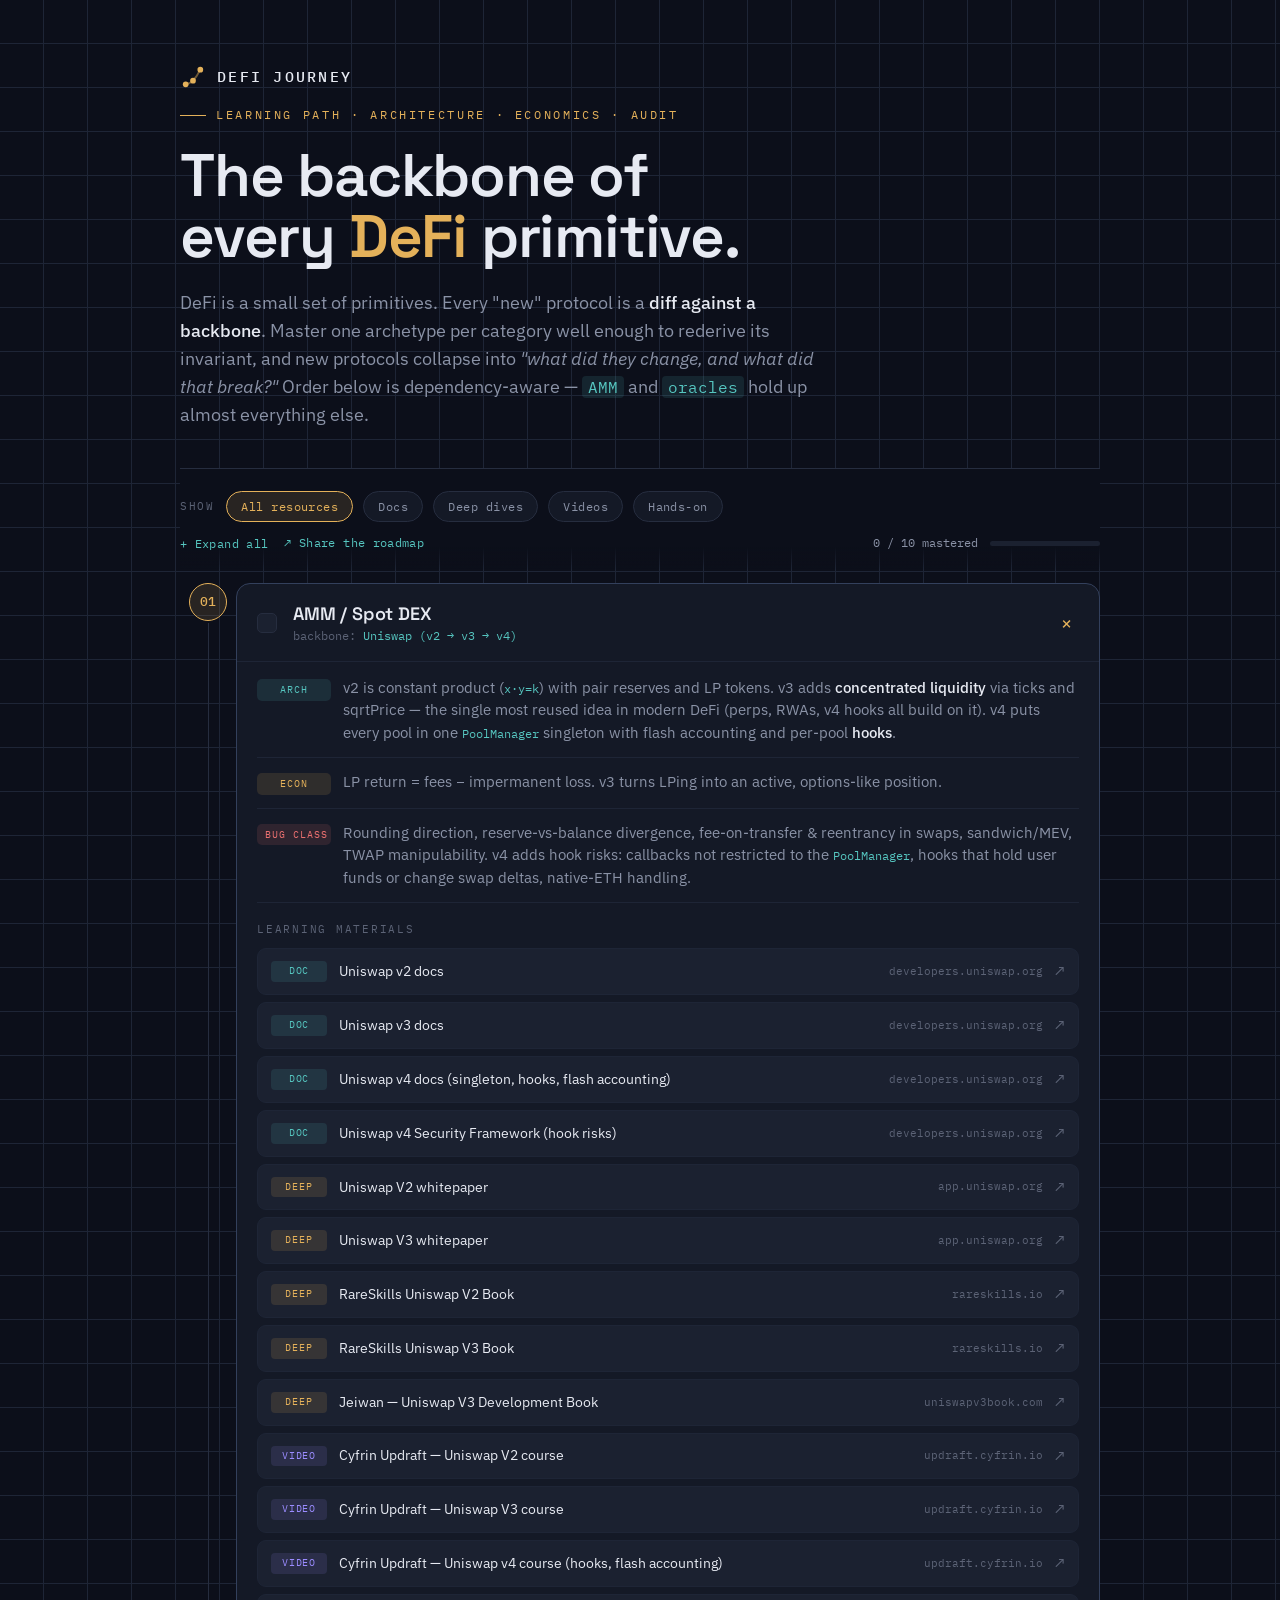
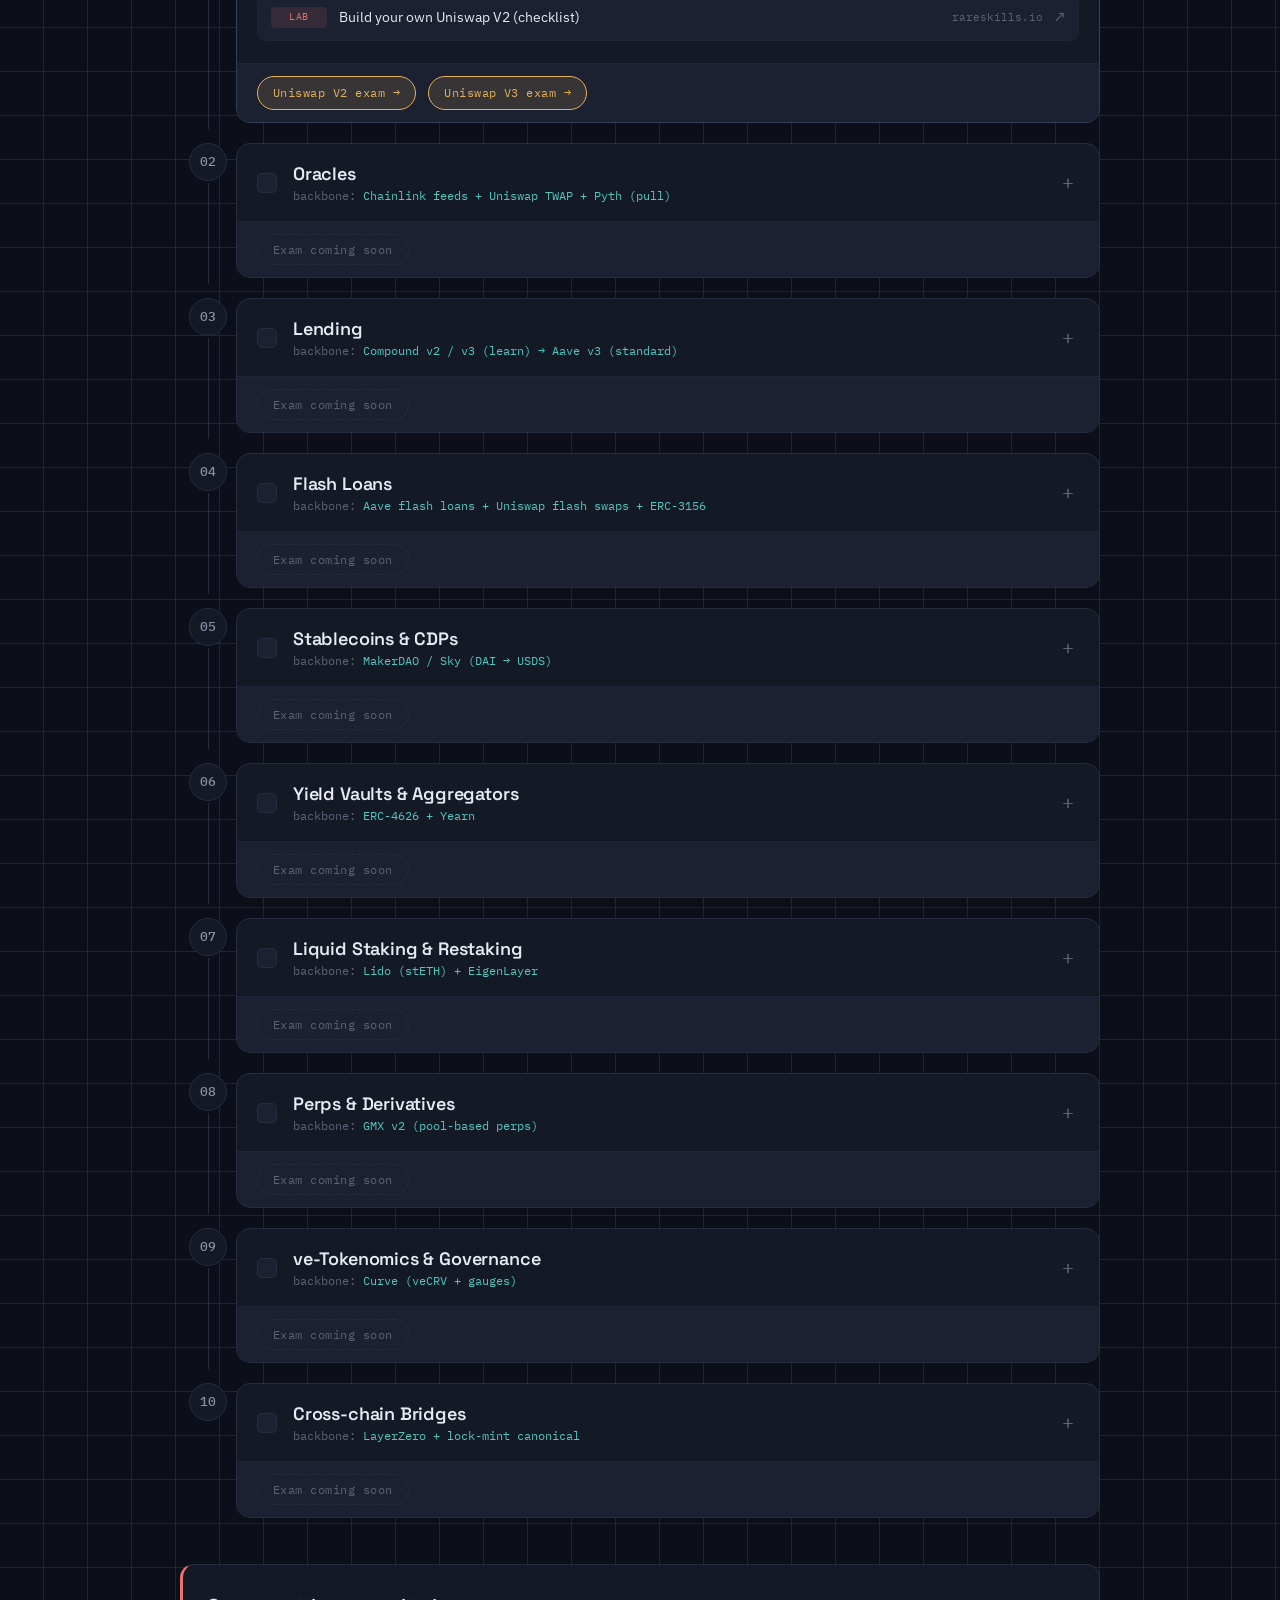
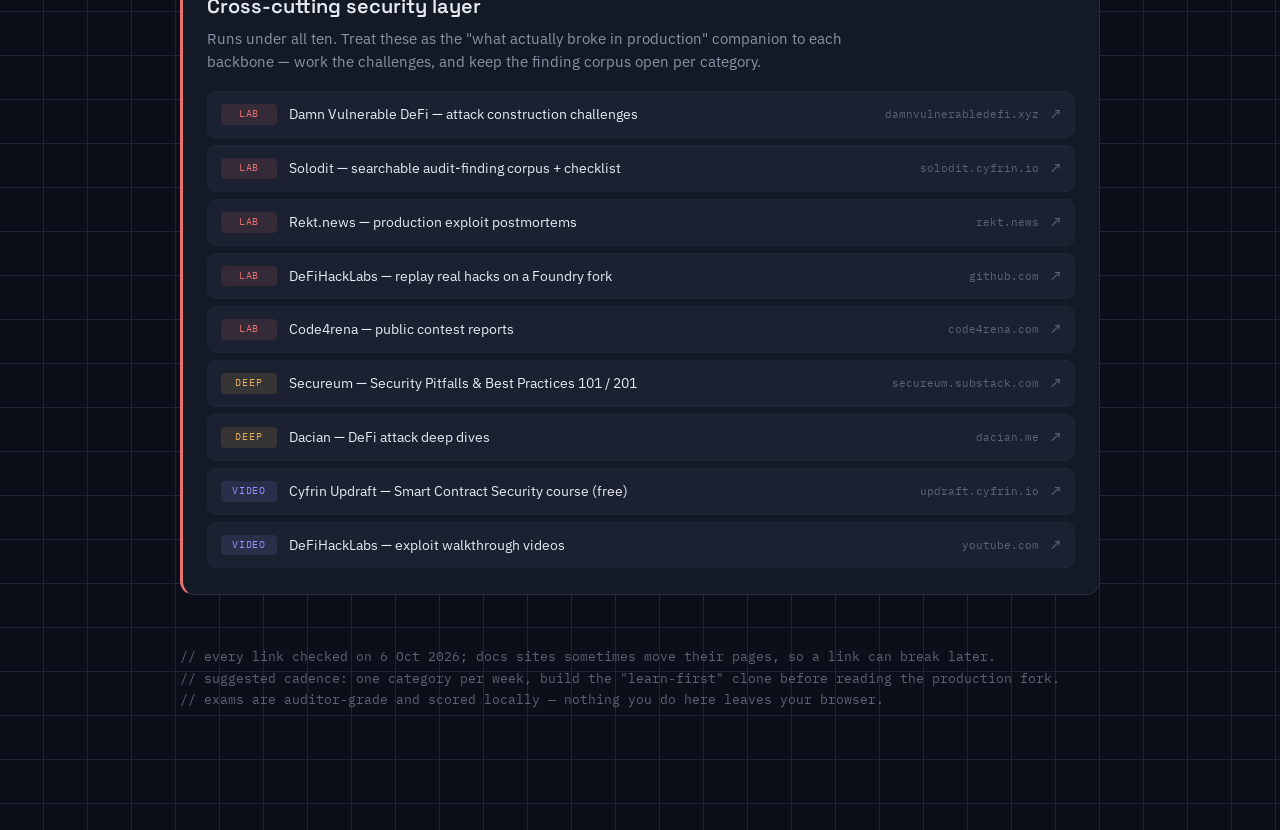
<file: index.html>
<!DOCTYPE html>
<html lang="en">
<head>
<meta charset="UTF-8">
<meta name="viewport" content="width=device-width, initial-scale=1.0">
<title>DeFi Journey · Architecture Roadmap</title>
<meta name="description" content="A dependency-ordered roadmap through the ten DeFi primitives, plus auditor-grade deep-dive exams on the protocols that define them.">
<link rel="icon" href="assets/logo.svg" type="image/svg+xml">
<link rel="preconnect" href="https://fonts.googleapis.com">
<link rel="preconnect" href="https://fonts.gstatic.com" crossorigin>
<link href="https://fonts.googleapis.com/css2?family=Space+Grotesk:wght@400;500;600;700&family=IBM+Plex+Sans:wght@400;500;600&family=IBM+Plex+Mono:wght@400;500;600&display=swap" rel="stylesheet">
<link rel="stylesheet" href="assets/base.css">
</head>
<body class="hub">
<div class="wrap">

  <header>
    <span class="wordmark">DeFi Journey</span>
    <div class="eyebrow">Learning path &middot; architecture &middot; economics &middot; audit</div>
    <h1>The backbone of<br>every <em>DeFi</em> primitive.</h1>
    <p class="thesis">DeFi is a small set of primitives. Every "new" protocol is a <b>diff against a backbone</b>. Master one archetype per category well enough to rederive its invariant, and new protocols collapse into <i>"what did they change, and what did that break?"</i> Order below is dependency-aware &mdash; <code>AMM</code> and <code>oracles</code> hold up almost everything else.</p>
  </header>

  <div class="controls">
    <div class="ctl-row">
      <span class="ctl-label">Show</span>
      <button class="chip" data-filter="all" aria-pressed="true">All resources</button>
      <button class="chip" data-filter="doc" aria-pressed="false">Docs</button>
      <button class="chip" data-filter="book" aria-pressed="false">Deep dives</button>
      <button class="chip" data-filter="video" aria-pressed="false">Videos</button>
      <button class="chip" data-filter="lab" aria-pressed="false">Hands-on</button>
    </div>
    <div class="ctl-row secondary">
      <div class="ctl-actions">
        <button class="txt-btn" id="expandAll">+ Expand all</button>
        <a class="txt-btn" id="shareRoadmap" href="https://twitter.com/intent/tweet" target="_blank" rel="noopener">&#8599; Share the roadmap</a>
      </div>
      <div class="progress">
        <span class="p-count" id="pCount">0 / 10 mastered</span>
        <div class="bar"><span id="pBar"></span></div>
      </div>
    </div>
  </div>

  <div class="track" id="track"></div>

  <div class="crosscut">
    <h2>Cross-cutting security layer</h2>
    <p class="sub">Runs under all ten. Treat these as the "what actually broke in production" companion to each backbone &mdash; work the challenges, and keep the finding corpus open per category.</p>
    <div class="res-list" id="crossList"></div>
  </div>

  <p class="note">
    // every link checked on 6 Oct 2026; docs sites sometimes move their pages, so a link can break later.<br>
    // suggested cadence: one category per week, build the "learn-first" clone before reading the production fork.<br>
    // exams are auditor-grade and scored locally &mdash; nothing you do here leaves your browser.
  </p>

</div>
<script type="module" src="assets/hub.js"></script>
</body>
</html>
</file>
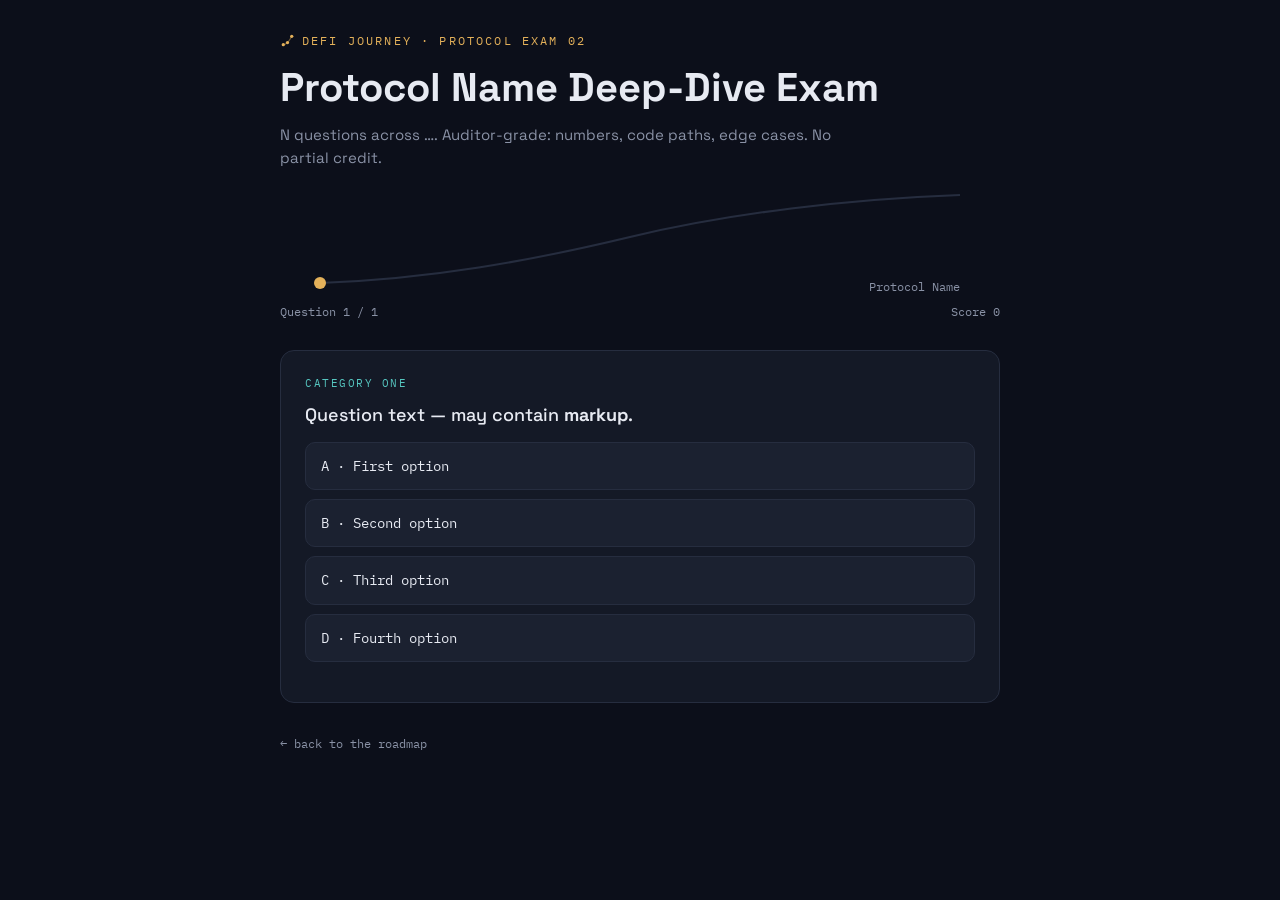
<file: exams/_template/index.html>
<!DOCTYPE html>
<html lang="en">
<head>
<meta charset="UTF-8">
<meta name="viewport" content="width=device-width, initial-scale=1.0">
<!-- Update the title to match data.js. The engine also sets it at runtime. -->
<title>Protocol Name Deep-Dive Exam · DeFi Journey</title>
<meta name="robots" content="noindex,nofollow">
<link rel="icon" href="../../assets/logo.svg" type="image/svg+xml">
<link rel="preconnect" href="https://fonts.googleapis.com">
<link rel="preconnect" href="https://fonts.gstatic.com" crossorigin>
<link href="https://fonts.googleapis.com/css2?family=Space+Grotesk:wght@400;500;600;700&family=IBM+Plex+Sans:wght@400;500;600&family=IBM+Plex+Mono:wght@400;500;600&display=swap" rel="stylesheet">
<link rel="stylesheet" href="../../assets/base.css">
</head>
<body class="exam">
<div class="wrap">
  <header id="exam-header"></header>
  <main id="stage"></main>
  <a class="back-link" href="../../">&larr; back to the roadmap</a>
</div>
<script type="module">
  import { runExam } from "../../assets/engine.js";
  import data from "./data.js";
  runExam(data);
</script>
</body>
</html>
</file>
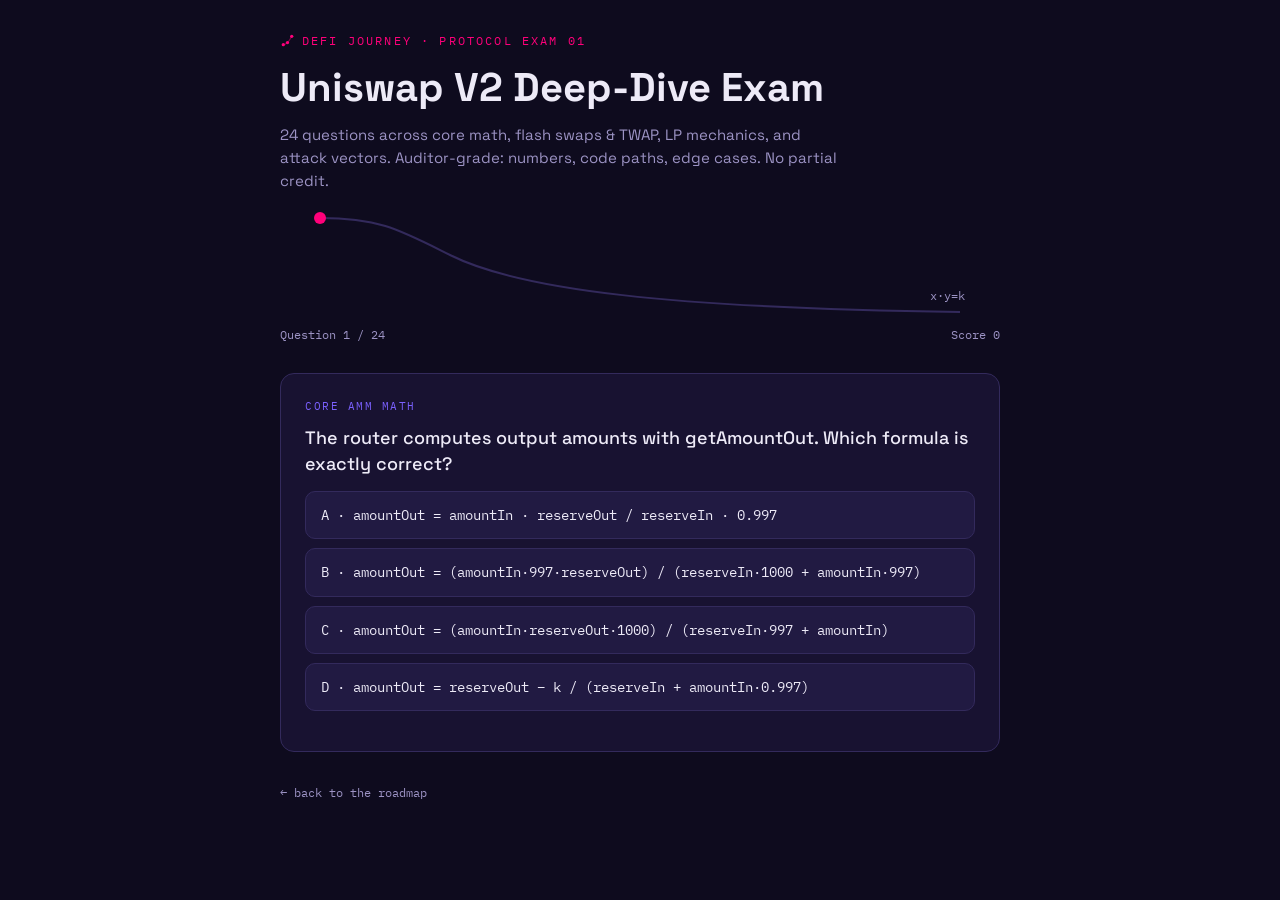
<file: exams/uniswap-v2/index.html>
<!DOCTYPE html>
<html lang="en">
<head>
<meta charset="UTF-8">
<meta name="viewport" content="width=device-width, initial-scale=1.0">
<title>Uniswap V2 Deep-Dive Exam · DeFi Journey</title>
<link rel="icon" href="../../assets/logo.svg" type="image/svg+xml">
<link rel="preconnect" href="https://fonts.googleapis.com">
<link rel="preconnect" href="https://fonts.gstatic.com" crossorigin>
<link href="https://fonts.googleapis.com/css2?family=Space+Grotesk:wght@400;500;600;700&family=IBM+Plex+Sans:wght@400;500;600&family=IBM+Plex+Mono:wght@400;500;600&display=swap" rel="stylesheet">
<link rel="stylesheet" href="../../assets/base.css">
</head>
<body class="exam">
<div class="wrap">
  <header id="exam-header"></header>
  <main id="stage"></main>
  <a class="back-link" href="../../">&larr; back to the roadmap</a>
</div>
<script type="module">
  import { runExam } from "../../assets/engine.js";
  import data from "./data.js";
  runExam(data);
</script>
</body>
</html>
</file>
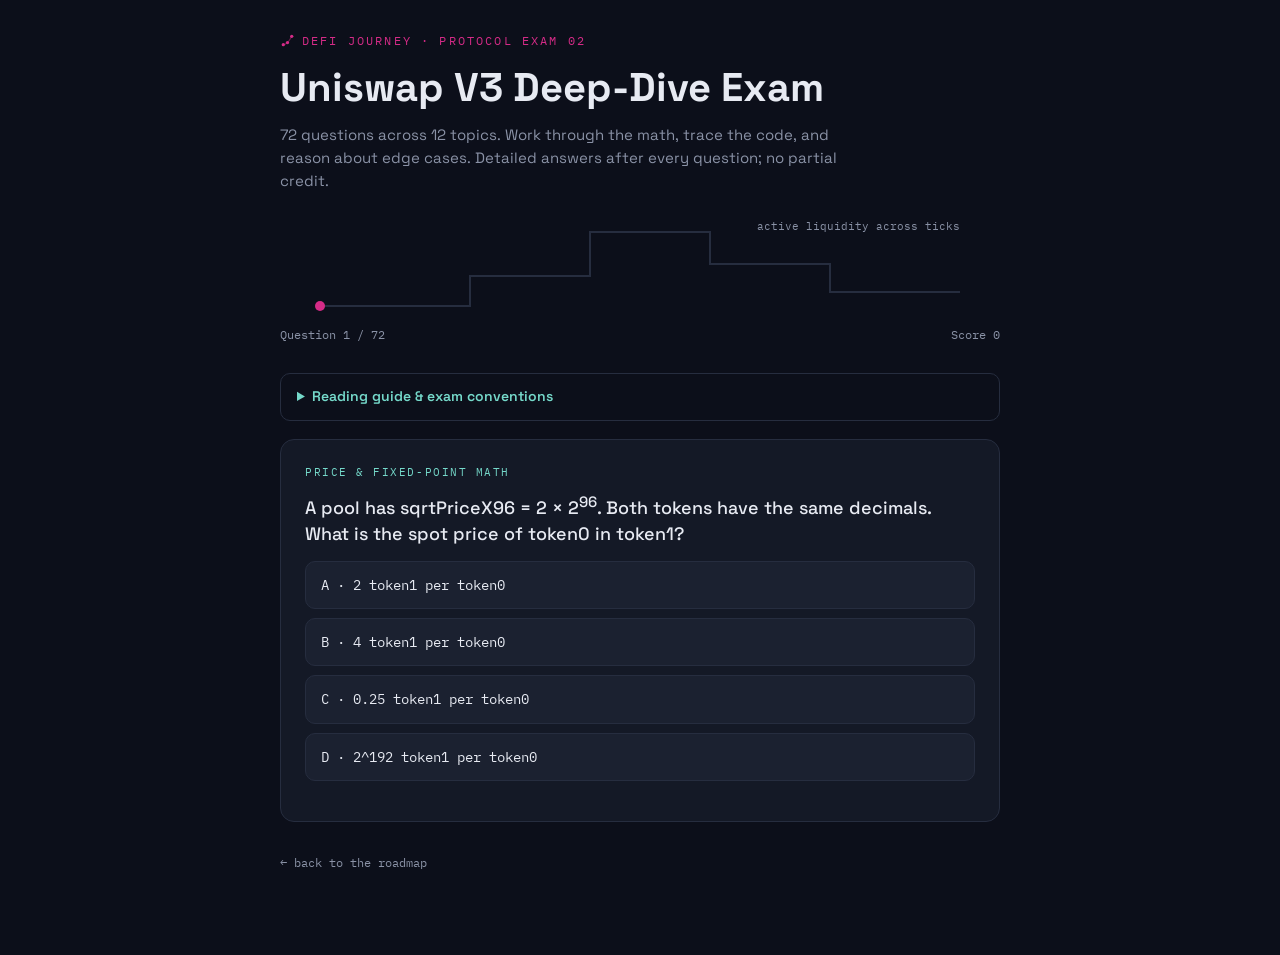
<file: exams/uniswap-v3/index.html>
<!DOCTYPE html>
<html lang="en">
<head>
<meta charset="UTF-8">
<meta name="viewport" content="width=device-width, initial-scale=1.0">
<title>Uniswap V3 Deep-Dive Exam · DeFi Journey</title>
<meta name="description" content="72 Uniswap V3 questions with worked answers, from concentrated liquidity math to tick crossing, fee accounting, oracles, and integration security.">
<link rel="icon" href="../../assets/logo.svg" type="image/svg+xml">
<link rel="preconnect" href="https://fonts.googleapis.com">
<link rel="preconnect" href="https://fonts.gstatic.com" crossorigin>
<link href="https://fonts.googleapis.com/css2?family=Space+Grotesk:wght@400;500;600;700&family=IBM+Plex+Sans:wght@400;500;600&family=IBM+Plex+Mono:wght@400;500;600&display=swap" rel="stylesheet">
<link rel="stylesheet" href="../../assets/base.css">
</head>
<body class="exam">
<div class="wrap">
  <header id="exam-header"></header>
  <details class="exam-reading">
    <summary>Reading guide &amp; exam conventions</summary>
    <p>Original practice questions to accompany your two main readings:</p>
    <ul>
      <li><a href="https://rareskills.io/uniswap-v3-book" target="_blank" rel="noopener">RareSkills — Mastering Uniswap V3</a>: price representation, ticks, real and virtual reserves, and positions.</li>
      <li><a href="https://uniswapv3book.com/" target="_blank" rel="noopener">Uniswap V3 Development Book</a>: work through milestones 1–6, from the first swap to NFT positions.</li>
      <li><a href="https://github.com/Uniswap/v3-core/tree/v1.0.0/contracts" target="_blank" rel="noopener">Production V3 core</a> and <a href="https://github.com/Uniswap/v3-periphery/tree/v1.3.0/contracts" target="_blank" rel="noopener">V3 periphery</a>: the reference when a teaching implementation simplifies behavior.</li>
    </ul>
    <p>Unless stated otherwise, questions refer to production V3 core and the original V3 SwapRouter / NonfungiblePositionManager. P means raw token1 units per raw token0 unit; s = √P. Human-readable decimal conversions, ignored fees, and ignored rounding are stated explicitly.</p>
    <p>Six questions per topic, one correct answer each. Every answer includes an explanation and a source to revisit. Best scores stay in this browser; an unfinished attempt resets on reload.</p>
  </details>
  <main id="stage"></main>
  <a class="back-link" href="../../">&larr; back to the roadmap</a>
</div>
<script type="module">
  import { runExam } from "../../assets/engine.js";
  import data from "./data.js";
  runExam(data);
</script>
</body>
</html>
</file>
<file: assets/base.css>
/* ==========================================================================
   DeFi Deep-Dive Exams — shared design system.

   Every colour is a custom property so a per-exam `theme` object can override
   just the accents (see engine.js applyTheme). The defaults below are the
   roadmap's navy/gold identity, which doubles as the neutral exam theme.
   ========================================================================== */

:root{
  /* --- surfaces & ink (shared) --- */
  --bg:#0C0F1A;
  --panel:#141926;
  --panel-2:#1B2130;
  --line:#262D3F;
  --line-soft:#1E2536;
  --ink:#E7EAF2;
  --dim:#8A92A6;
  --faint:#5C6376;
  --code-bg:#090C15;

  /* --- accents: themable per exam --- */
  --accent:#E4B15A;              /* primary accent  (hub: gold) */
  --accent-2:#56C6C0;            /* secondary accent (hub: cyan) */
  --ok:#3DDC97;
  --bad:#FF5C5C;

  /* --- hub palette (fixed navy/gold identity) --- */
  --gold:#E4B15A;
  --gold-dim:rgba(228,177,90,0.13);
  --cyan:#56C6C0;
  --cyan-dim:rgba(86,198,192,0.12);
  --coral:#EB7070;
  --coral-dim:rgba(235,112,112,0.12);
  --violet:#9B8CFF;
  --violet-dim:rgba(155,140,255,0.12);

  /* --- type --- */
  --display:'Space Grotesk',system-ui,sans-serif;
  --body:'IBM Plex Sans',system-ui,sans-serif;
  --mono:'IBM Plex Mono',ui-monospace,monospace;
}

*{box-sizing:border-box;margin:0;padding:0}
html{scroll-behavior:smooth}

body{
  background:var(--bg);
  color:var(--ink);
  font-family:var(--body);
  line-height:1.55;
  -webkit-font-smoothing:antialiased;
  min-height:100vh;
}

a{color:var(--accent-2)}

/* ==========================================================================
   HUB  (index.html)
   ========================================================================== */

body.hub{
  background-image:
    linear-gradient(var(--line-soft) 1px,transparent 1px),
    linear-gradient(90deg,var(--line-soft) 1px,transparent 1px);
  background-size:44px 44px;
  background-position:-1px -1px;
  padding:0 20px 120px;
}
body.hub .wrap{max-width:920px;margin:0 auto}

/* ---------- logo + wordmark (shared identity across hub + exams) ----------
   The mark is defined once as a mask so it inherits whatever colour the
   surrounding context wants — gold on the hub, the protocol accent on an
   exam page. Three milestones on a falling curve: the roadmap rail and the
   x·y=k curve in one shape. */
:root{
  --logo:url("data:image/svg+xml,%3Csvg xmlns='http://www.w3.org/2000/svg' viewBox='0 0 32 32'%3E%3Cpath d='M7 25C13 25 19 19 25 7' fill='none' stroke='black' stroke-width='2.4' stroke-linecap='round' opacity='.45'/%3E%3Ccircle cx='7' cy='25' r='3.5'/%3E%3Ccircle cx='16' cy='20.5' r='3.5'/%3E%3Ccircle cx='25' cy='7' r='3.5'/%3E%3C/svg%3E");
}
.wordmark::before,
.wm-link::before{
  content:"";display:inline-block;flex-shrink:0;
  -webkit-mask:var(--logo) center/contain no-repeat;
          mask:var(--logo) center/contain no-repeat;
}

.wordmark{
  display:inline-flex;align-items:center;gap:11px;
  font-family:var(--mono);font-size:15px;font-weight:500;
  letter-spacing:.15em;text-transform:uppercase;
  color:var(--ink);text-decoration:none;margin-bottom:16px;
}
.wordmark::before{width:26px;height:26px;background:var(--gold)}
a.wordmark:hover{color:var(--gold)}
a.wordmark:focus-visible{outline:2px solid var(--gold);outline-offset:4px}

/* the exam eyebrow carries the lockup inline: "◈ DeFi Journey · exam 01" */
.wm-link{color:inherit;text-decoration:none}
.wm-link::before{
  width:15px;height:15px;background:currentColor;
  margin-right:7px;vertical-align:-3px;
}
.wm-link:hover{text-decoration:underline}
.wm-link:focus-visible{outline:2px solid var(--accent);outline-offset:3px}

/* ---------- hero ---------- */
body.hub header{padding:64px 0 40px;border-bottom:1px solid var(--line)}
.eyebrow{
  font-family:var(--mono);font-size:12px;letter-spacing:.22em;
  text-transform:uppercase;color:var(--gold);margin-bottom:20px;
  display:flex;align-items:center;gap:10px;
}
.eyebrow::before{content:"";width:26px;height:1px;background:var(--gold)}
body.hub h1{
  font-family:var(--display);font-weight:600;
  font-size:clamp(34px,6vw,60px);line-height:1.02;letter-spacing:-.02em;
  margin-bottom:22px;
}
body.hub h1 em{font-style:normal;color:var(--gold)}
.thesis{font-size:clamp(15px,2.2vw,18px);color:var(--dim);max-width:640px}
.thesis b{color:var(--ink);font-weight:500}
.thesis code{
  font-family:var(--mono);font-size:.88em;color:var(--cyan);
  background:var(--cyan-dim);padding:1px 6px;border-radius:4px;
}

/* ---------- controls ---------- */
.controls{
  position:sticky;top:0;z-index:20;
  background:linear-gradient(var(--bg) 78%,transparent);
  padding:22px 0 16px;margin-bottom:8px;
}
.ctl-row{display:flex;flex-wrap:wrap;gap:10px;align-items:center}
.ctl-label{
  font-family:var(--mono);font-size:11px;letter-spacing:.14em;
  text-transform:uppercase;color:var(--faint);margin-right:2px;
}
.chip{
  font-family:var(--mono);font-size:12px;letter-spacing:.04em;
  color:var(--dim);background:var(--panel);
  border:1px solid var(--line);border-radius:999px;
  padding:7px 14px;cursor:pointer;transition:all .18s ease;
}
.chip:hover{border-color:var(--faint);color:var(--ink)}
.chip:focus-visible{outline:2px solid var(--gold);outline-offset:2px}
.chip[aria-pressed="true"]{
  background:var(--gold-dim);border-color:var(--gold);color:var(--gold);
}
.ctl-row.secondary{margin-top:12px;justify-content:space-between}
.ctl-actions{display:flex;flex-wrap:wrap;gap:16px;align-items:center}
.txt-btn{
  font-family:var(--mono);font-size:12px;color:var(--cyan);
  background:none;border:none;cursor:pointer;letter-spacing:.03em;
  text-decoration:none;padding:0;
}
.txt-btn:hover{text-decoration:underline}
.txt-btn:focus-visible{outline:2px solid var(--cyan);outline-offset:3px}
.progress{display:flex;align-items:center;gap:12px;min-width:200px}
.bar{flex:1;height:5px;background:var(--panel-2);border-radius:99px;overflow:hidden;min-width:110px}
.bar span{display:block;height:100%;width:0;background:var(--gold);transition:width .4s ease}
.p-count{font-family:var(--mono);font-size:12px;color:var(--dim);white-space:nowrap}

/* ---------- rail + cards ---------- */
.track{position:relative;padding-left:0}
.cat{
  position:relative;display:grid;grid-template-columns:56px 1fr;
  gap:0;margin-top:14px;
}
.rail{position:relative;display:flex;flex-direction:column;align-items:center}
.node{
  font-family:var(--mono);font-size:13px;font-weight:500;
  width:38px;height:38px;border-radius:50%;
  display:flex;align-items:center;justify-content:center;
  background:var(--panel);border:1px solid var(--line);
  color:var(--dim);flex-shrink:0;transition:all .25s ease;z-index:2;
}
.cat.open .node{border-color:var(--gold);color:var(--gold);background:var(--gold-dim)}
.cat.done .node{border-color:var(--gold);color:var(--bg);background:var(--gold)}
.line{flex:1;width:1px;background:var(--line);margin-top:2px}
.cat:last-child .line{display:none}

.card{
  background:var(--panel);border:1px solid var(--line);
  border-radius:14px;margin-bottom:6px;overflow:hidden;
  transition:border-color .2s ease;
}
.cat.open .card{border-color:#33405c}
.card-head{
  width:100%;text-align:left;background:none;border:none;cursor:pointer;
  display:flex;align-items:center;gap:16px;padding:18px 20px;color:inherit;
}
.card-head:hover{background:var(--panel-2)}
.card-head:focus-visible{outline:2px solid var(--gold);outline-offset:-2px}
.head-main{flex:1;min-width:0}
.cat-title{font-family:var(--display);font-weight:600;font-size:18px;letter-spacing:-.01em}
.backbone{
  font-family:var(--mono);font-size:12px;color:var(--cyan);margin-top:3px;
  display:block;
}
.backbone::before{content:"backbone: ";color:var(--faint)}
.toggle{
  font-family:var(--mono);font-size:20px;color:var(--faint);
  width:22px;text-align:center;transition:transform .25s ease;flex-shrink:0;
}
.cat.open .toggle{transform:rotate(45deg);color:var(--gold)}

.done-box{
  flex-shrink:0;width:20px;height:20px;border-radius:5px;
  border:1px solid var(--line);background:var(--panel-2);
  cursor:pointer;position:relative;transition:all .18s ease;
}
.done-box:hover{border-color:var(--gold)}
.done-box:focus-visible{outline:2px solid var(--gold);outline-offset:2px}
.cat.done .done-box{background:var(--gold);border-color:var(--gold)}
.cat.done .done-box::after{
  content:"\2713";position:absolute;inset:0;display:flex;align-items:center;
  justify-content:center;color:var(--bg);font-size:13px;font-weight:700;
}

.body{max-height:0;overflow:hidden;transition:max-height .35s ease}
.body-inner{padding:2px 20px 22px 20px;border-top:1px solid var(--line-soft)}

/* ---------- exam call-to-action (always visible, outside the collapse) --- */
.card-foot{
  display:flex;align-items:center;gap:12px;flex-wrap:wrap;
  padding:12px 20px;border-top:1px solid var(--line-soft);
  background:var(--panel-2);
}
.exam-pill{
  font-family:var(--mono);font-size:12px;letter-spacing:.04em;
  border-radius:999px;padding:7px 15px;text-decoration:none;
  transition:all .18s ease;
}
a.exam-pill{
  background:var(--gold-dim);border:1px solid var(--gold);color:var(--gold);
}
a.exam-pill:hover{background:var(--gold);color:var(--bg)}
a.exam-pill:focus-visible{outline:2px solid var(--gold);outline-offset:3px}
button.exam-pill{
  background:none;border:1px dashed var(--line);color:var(--faint);
  cursor:not-allowed;
}
.exam-best{font-family:var(--mono);font-size:11.5px;color:var(--dim)}
.exam-entry{display:flex;align-items:center;gap:8px;flex-wrap:wrap}

/* ---------- facets ---------- */
.facet{display:flex;gap:12px;padding:13px 0;border-bottom:1px solid var(--line-soft)}
.facet:last-of-type{border-bottom:none}
.tag{
  font-family:var(--mono);font-size:10px;letter-spacing:.1em;text-transform:uppercase;
  padding:3px 8px;border-radius:5px;height:fit-content;white-space:nowrap;
  margin-top:2px;flex-shrink:0;width:74px;text-align:center;
}
.tag.arch{color:var(--cyan);background:var(--cyan-dim)}
.tag.econ{color:var(--gold);background:var(--gold-dim)}
.tag.bug{color:var(--coral);background:var(--coral-dim)}
.facet p{font-size:14.5px;color:var(--dim)}
.facet p b{color:var(--ink);font-weight:500}
.facet code{font-family:var(--mono);font-size:.85em;color:var(--cyan)}

/* ---------- resources ---------- */
.res{margin-top:18px}
.res-h{
  font-family:var(--mono);font-size:11px;letter-spacing:.16em;text-transform:uppercase;
  color:var(--faint);margin-bottom:10px;
}
.res-list{display:flex;flex-direction:column;gap:7px}
a.res-item{
  display:flex;align-items:center;gap:12px;text-decoration:none;
  background:var(--panel-2);border:1px solid var(--line-soft);
  border-radius:9px;padding:10px 13px;transition:all .16s ease;
}
a.res-item:hover{border-color:var(--cyan);transform:translateX(2px)}
a.res-item:focus-visible{outline:2px solid var(--cyan);outline-offset:2px}
.rtype{
  font-family:var(--mono);font-size:9.5px;letter-spacing:.08em;
  padding:3px 7px;border-radius:4px;flex-shrink:0;width:56px;text-align:center;
}
.rtype.doc{color:var(--cyan);background:var(--cyan-dim)}
.rtype.book{color:var(--gold);background:var(--gold-dim)}
.rtype.video{color:var(--violet);background:var(--violet-dim)}
.rtype.lab{color:var(--coral);background:var(--coral-dim)}
.res-label{flex:1;font-size:13.5px;color:var(--ink)}
.res-host{font-family:var(--mono);font-size:11px;color:var(--faint)}
.res-item .arrow{color:var(--faint);font-family:var(--mono);transition:color .16s}
a.res-item:hover .arrow{color:var(--cyan)}
.no-res{font-size:13px;color:var(--faint);font-style:italic;padding:8px 0}

/* ---------- cross-cutting + footnote ---------- */
.crosscut{
  margin-top:40px;background:var(--panel);border:1px solid var(--line);
  border-left:3px solid var(--coral);border-radius:14px;padding:26px 24px;
}
.crosscut h2{font-family:var(--display);font-weight:600;font-size:20px;margin-bottom:6px}
.crosscut .sub{color:var(--dim);font-size:14.5px;margin-bottom:18px;max-width:640px}
.note{
  margin-top:32px;font-size:12.5px;color:var(--faint);
  font-family:var(--mono);line-height:1.7;border-top:1px solid var(--line-soft);
  padding-top:18px;
}

/* ==========================================================================
   EXAM  (exams/<slug>/index.html)
   ========================================================================== */

body.exam{font-family:var(--display)}
body.exam .wrap{max-width:760px;margin:0 auto;padding:32px 20px 80px}
body.exam header{margin-bottom:28px}
body.exam .eyebrow{
  color:var(--accent);letter-spacing:.18em;margin-bottom:0;display:block;
}
body.exam .eyebrow::before{content:none}
body.exam h1{font-size:clamp(26px,5vw,40px);font-weight:700;margin:6px 0 4px}
.sub{color:var(--dim);font-size:15px;max-width:56ch}

.hero-wrap svg{width:100%;height:110px;margin:18px 0 6px;display:block}

.progress-label{
  font-family:var(--mono);font-size:12px;color:var(--dim);
  display:flex;justify-content:space-between;gap:12px;
}

body.exam .card{
  background:var(--panel);border:1px solid var(--line);border-radius:14px;
  padding:24px;margin-top:18px;overflow:visible;
}
.qcat{
  font-family:var(--mono);font-size:11px;letter-spacing:.14em;
  text-transform:uppercase;color:var(--accent-2);margin-bottom:10px;
}
.q{font-size:18px;font-weight:500;line-height:1.45;margin-bottom:14px}
body.exam pre{
  background:var(--code-bg);border:1px solid var(--line);border-radius:8px;
  padding:14px;font-family:var(--mono);font-size:12.5px;line-height:1.55;
  overflow-x:auto;margin-bottom:14px;color:#C9C2E8;
}

.opt{
  display:block;width:100%;text-align:left;background:var(--panel-2);
  border:1px solid var(--line);border-radius:10px;padding:13px 15px;
  margin-bottom:9px;color:var(--ink);font-family:var(--mono);font-size:13.5px;
  line-height:1.5;cursor:pointer;transition:border-color .15s,background .15s;
}
.opt:hover:not(:disabled){border-color:var(--accent)}
.opt:focus-visible{outline:2px solid var(--accent);outline-offset:2px}
.opt.correct{border-color:var(--ok);background:rgba(61,220,151,.08)}
.opt.wrong{border-color:var(--bad);background:rgba(255,92,92,.08)}
.opt:disabled{cursor:default;opacity:.9}

.exp{
  display:none;margin-top:14px;padding:15px;border-left:3px solid var(--accent);
  background:rgba(255,255,255,.035);
  background:color-mix(in srgb,var(--accent) 6%,transparent);
  border-radius:0 10px 10px 0;font-size:14px;line-height:1.6;color:#D8D2EE;
}
.exp.show{display:block}
.exp b{color:var(--ink)}
.exp .reading{display:block;margin-top:12px;font-size:12px;color:var(--dim)}
.exam-reading{border:1px solid var(--line);border-radius:10px;padding:12px 16px;color:var(--dim);font-size:14px}
.exam-reading summary{cursor:pointer;color:var(--accent-2);font-weight:600}
.exam-reading summary:focus-visible{outline:2px solid var(--accent);outline-offset:4px}
.exam-reading p{margin-top:10px}
.exam-reading ul{margin:10px 0 0;padding-left:20px}
.exam-reading li{margin:6px 0}
body.exam .q,body.exam .exp,body.exam .opt{overflow-wrap:anywhere}

.nav{display:flex;justify-content:flex-end;margin-top:16px}
button.next{
  background:var(--accent);color:#fff;border:none;border-radius:10px;
  padding:11px 26px;font-family:var(--display);font-weight:700;font-size:15px;
  cursor:pointer;display:none;
}
button.next.show{display:block}
button.next:hover{filter:brightness(1.1)}
button.next:focus-visible{outline:2px solid var(--accent-2);outline-offset:3px}

/* ---------- results ---------- */
.score-big{font-family:var(--mono);font-size:clamp(40px,9vw,64px);font-weight:600}
.score-big span{color:var(--accent)}
.verdict{color:var(--dim);margin:4px 0 10px;font-size:15px}
.best{
  font-family:var(--mono);font-size:12.5px;color:var(--accent-2);margin-bottom:18px;
}
.bar-row{margin-bottom:16px}
.bar-head{display:flex;justify-content:space-between;gap:12px;font-family:var(--mono);font-size:12.5px;margin-bottom:6px}
.cbar{height:8px;background:var(--panel-2);border-radius:4px;overflow:hidden}
.cbar i{display:block;height:100%;background:linear-gradient(90deg,var(--accent-2),var(--accent));border-radius:4px}
.gaps{margin-top:22px;border-top:1px solid var(--line);padding-top:18px}
.gaps h3{font-size:15px;margin-bottom:10px}
.gaps p{font-size:14px;color:var(--dim);line-height:1.6;margin-bottom:10px}
.gaps b{color:var(--ink)}
.actions{display:flex;gap:12px;margin-top:24px;flex-wrap:wrap;align-items:center}
.actions a,.actions button{
  border-radius:10px;padding:12px 22px;font-family:var(--display);
  font-weight:700;font-size:14px;cursor:pointer;text-decoration:none;
}
.share{background:var(--accent);color:#fff;border:none}
.share:hover{filter:brightness(1.1)}
.retry{background:transparent;color:var(--ink);border:1px solid var(--line)}
.retry:hover{border-color:var(--accent)}
.actions a:focus-visible,.actions button:focus-visible{outline:2px solid var(--accent-2);outline-offset:3px}

.back-link{
  display:inline-block;margin-top:26px;font-family:var(--mono);font-size:12px;
  color:var(--dim);text-decoration:none;
}
.back-link:hover{color:var(--accent);text-decoration:underline}
.back-link:focus-visible{outline:2px solid var(--accent);outline-offset:3px}

/* ==========================================================================
   RESPONSIVE + MOTION
   ========================================================================== */

@media(max-width:560px){
  body.hub{padding:0 14px 90px}
  .cat{grid-template-columns:44px 1fr}
  .node{width:32px;height:32px;font-size:11px}
  .card-head{padding:15px 15px;gap:11px}
  .card-foot{padding:11px 15px}
  .tag{width:auto}
  /* the label already names the source; dropping the host keeps the row
     (and its trailing arrow) inside the card on narrow screens */
  .res-host{display:none}
  .res-label{min-width:0}
  .facet{flex-direction:column;gap:6px}
  .progress{width:100%;order:-1;margin-bottom:6px}
  body.exam .card{padding:18px}
}

@media(prefers-reduced-motion:reduce){
  *{transition:none!important;scroll-behavior:auto}
}
</file>
